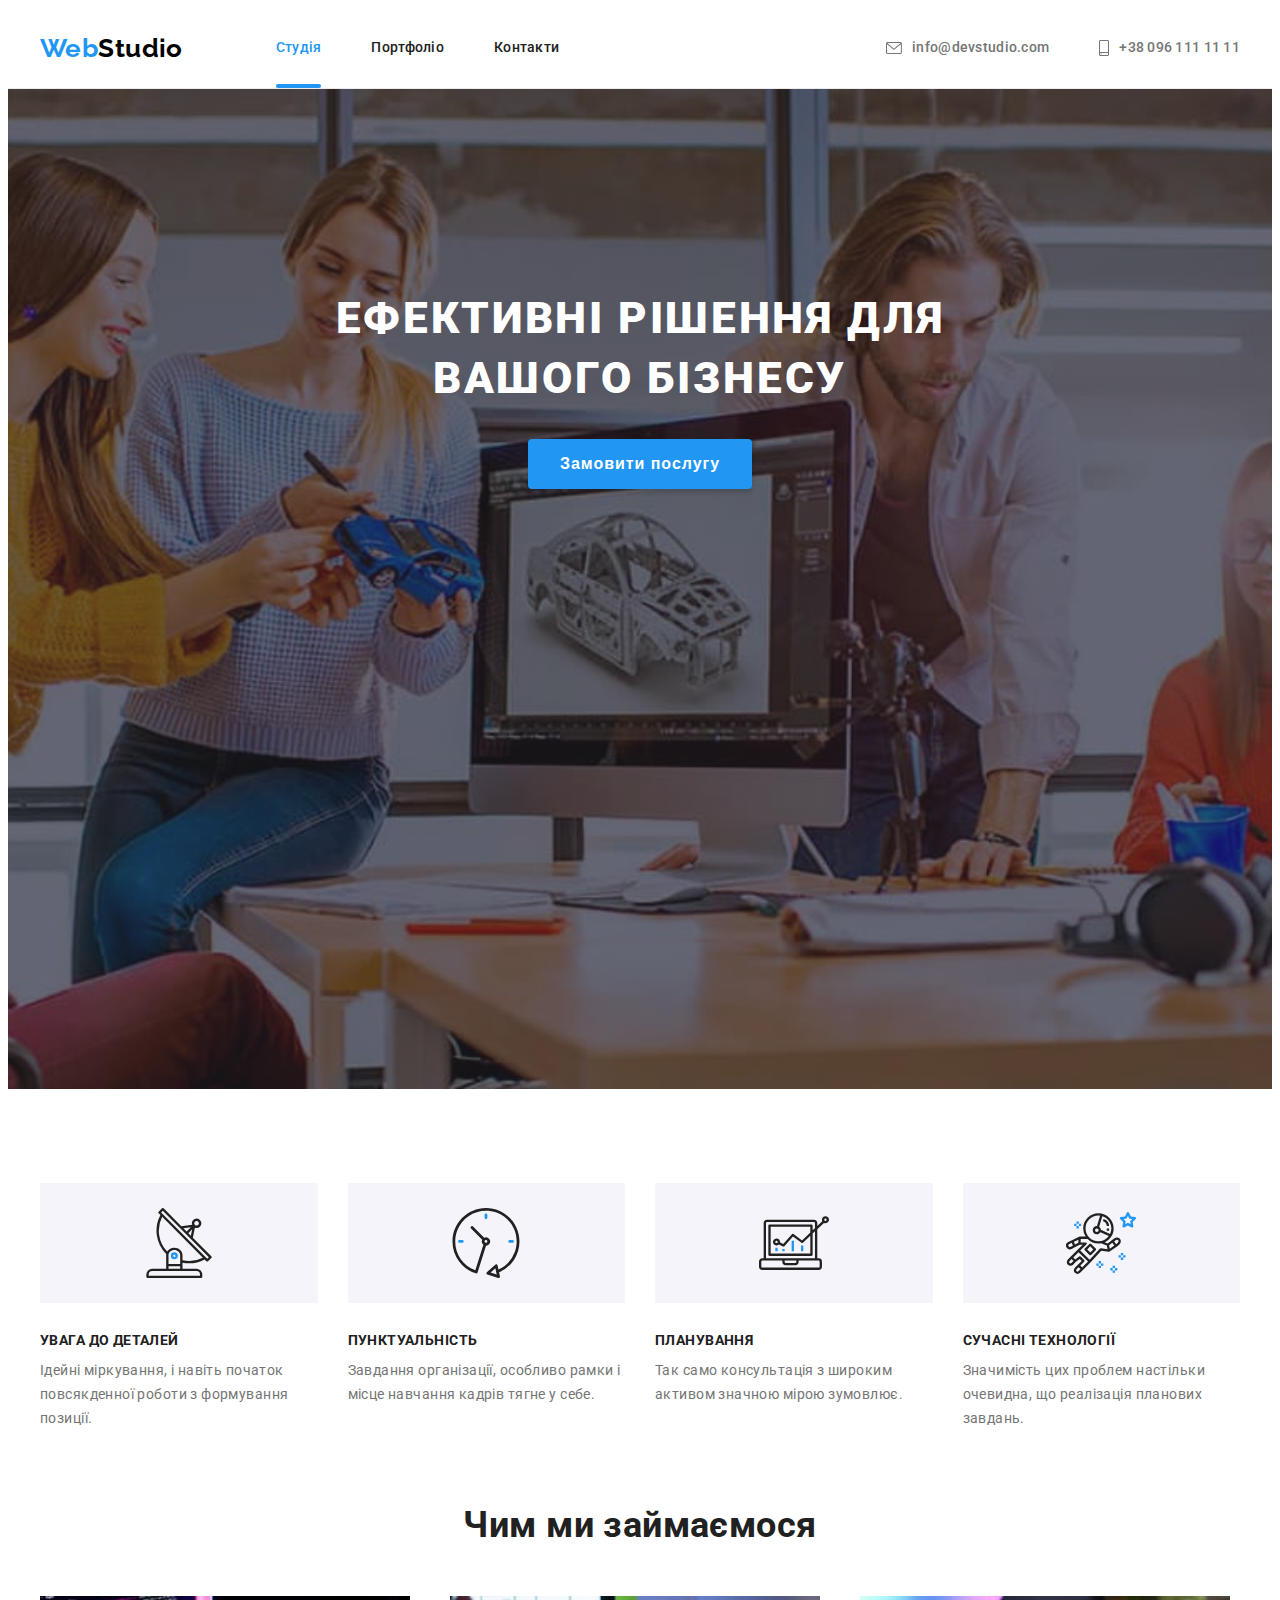
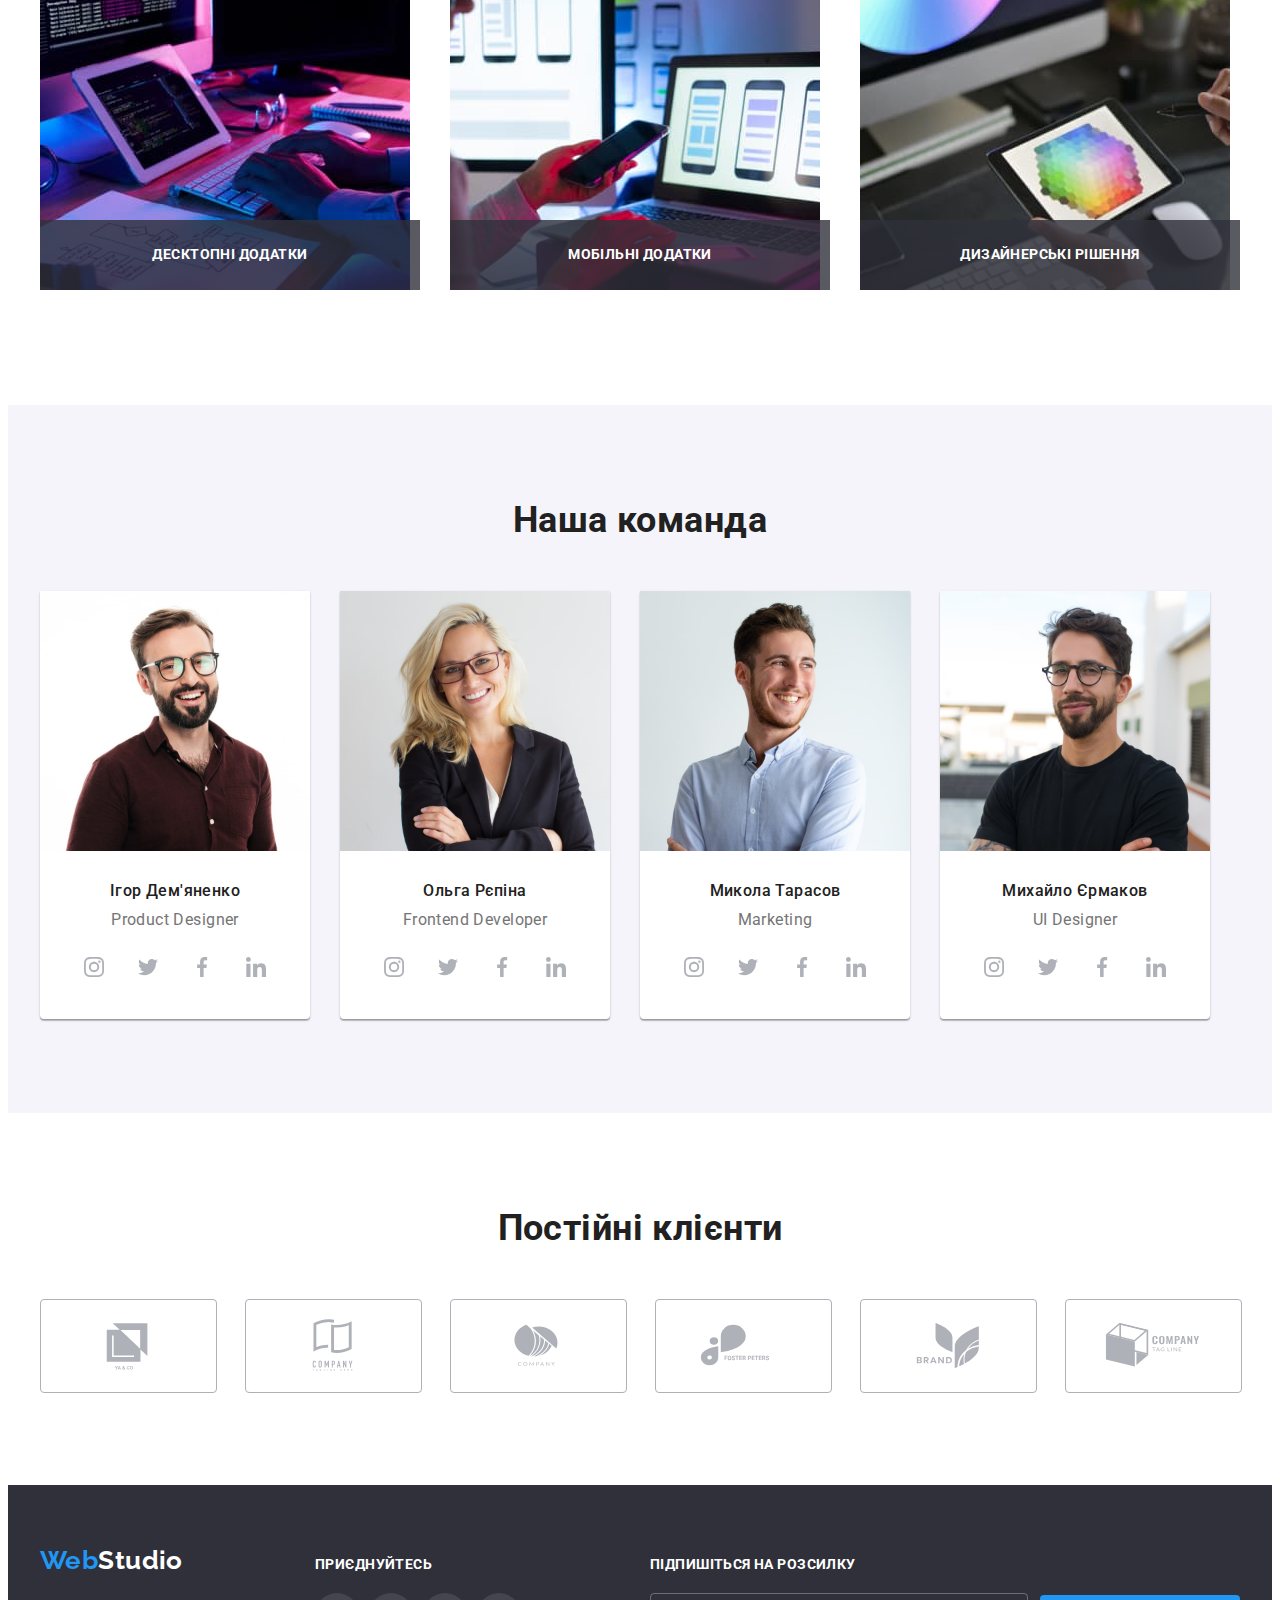
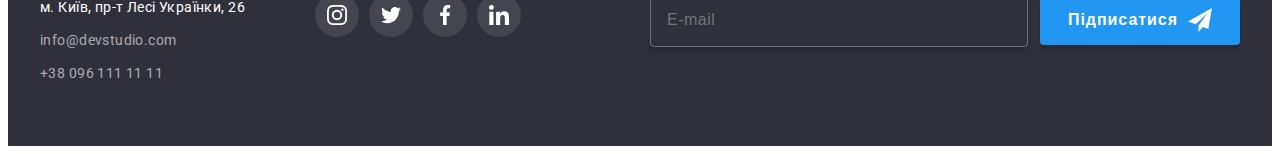
<file: index.html>
<!DOCTYPE html>
<html lang="uk">
   <head>
      <meta charset="UTF-8" />
      <meta http-equiv="X-UA-Compatible" content="IE=edge" />
      <meta name="viewport" content="width=device-width, initial-scale=1.0" />
      <title>WebStudio</title>
      <link rel="preconnect" href="https://fonts.googleapis.com" />
      <link rel="preconnect" href="https://fonts.gstatic.com" crossorigin />
      <link
         href="https://fonts.googleapis.com/css2?family=Raleway:wght@700&family=Roboto:wght@400;500;700;900&display=swap"
         rel="stylesheet"
      />
      <link
         rel="stylesheet"
         href="https://cdnjs.cloudflare.com/ajax/libs/modern-normalize/1.1.0/modern-normalize.min.css"
         integrity="sha512-wpPYUAdjBVSE4KJnH1VR1HeZfpl1ub8YT/NKx4PuQ5NmX2tKuGu6U/JRp5y+Y8XG2tV+wKQpNHVUX03MfMFn9Q=="
         crossorigin="anonymous"
         referrerpolicy="no-referrer"
      />
      <link rel="stylesheet" href="./css/styles.css" />
   </head>
   <body>
      <!-- header -->
      <header class="page-header">
         <div class="container">
            <nav class="nav">
               <a href="./index.html" class="logo link">
                  <span>Web</span>Studio
               </a>
               <ul class="nav-list list">
                  <li class="nav-item">
                     <a href="./index.html" class="nav-link link current"
                        >Студія</a
                     >
                  </li>
                  <li class="nav-item">
                     <a href="./portfolio.html" class="nav-link link"
                        >Портфоліо</a
                     >
                  </li>
                  <li class="nav-item">
                     <a href="#" class="nav-link link">Контакти</a>
                  </li>
               </ul>
            </nav>
            <ul class="header-contacts-list list">
               <li class="header-contacts-item">
                  <a
                     href="mailto:info@devstudio.com"
                     class="header-contacts-link link"
                  >
                     <svg width="16px" height="12px" class="contacts-icon">
                        <use href="./images/icons.svg#icon-envelope"></use>
                     </svg>
                     info@devstudio.com</a
                  >
               </li>
               <li class="header-contacts-item">
                  <a href="tel:+380961111111" class="header-contacts-link link"
                     ><svg width="10px" height="16px" class="contacts-icon">
                        <use
                           href="./images/icons.svg#icon-smartphone"
                        ></use></svg
                     >+38 096 111 11 11</a
                  >
               </li>
            </ul>
         </div>
      </header>

      <main>
         <!-- hero -->
         <section class="section hero">
            <h1 class="hero-title">Ефективні рішення для вашого бізнесу</h1>
            <button type="button" class="hero-button btn" data-modal-open>
               Замовити послугу
            </button>
         </section>

         <!-- features -->
         <section class="section features">
            <h2 class="visually-hidden">Наші переваги</h2>
            <div class="container">
               <ul class="feature-list list">
                  <li class="feature-item">
                     <div class="feature-box">
                        <svg class="feature-icon">
                           <use href="./images/icons.svg#icon-antenna"></use>
                        </svg>
                     </div>
                     <h3 class="feature-title title">Увага до деталей</h3>
                     <p class="text">
                        Ідейні міркування, і навіть початок повсякденної роботи
                        з формування позиції.
                     </p>
                  </li>
                  <li class="feature-item">
                     <div class="feature-box">
                        <svg class="feature-icon">
                           <use href="./images/icons.svg#icon-clock"></use>
                        </svg>
                     </div>
                     <h3 class="feature-title title">Пунктуальність</h3>
                     <p class="text">
                        Завдання організації, особливо рамки і місце навчання
                        кадрів тягне у себе.
                     </p>
                  </li>
                  <li class="feature-item">
                     <div class="feature-box">
                        <svg class="feature-icon">
                           <use href="./images/icons.svg#icon-diagram"></use>
                        </svg>
                     </div>
                     <h3 class="feature-title title">Планування</h3>
                     <p class="text">
                        Так само консультація з широким активом значною мірою
                        зумовлює.
                     </p>
                  </li>
                  <li class="feature-item">
                     <div class="feature-box">
                        <svg class="feature-icon">
                           <use href="./images/icons.svg#icon-astronaut"></use>
                        </svg>
                     </div>
                     <h3 class="feature-title title">Сучасні технології</h3>
                     <p class="text">
                        Значимість цих проблем настільки очевидна, що реалізація
                        планових завдань.
                     </p>
                  </li>
               </ul>
            </div>
         </section>

         <!-- occupation -->
         <section class="section occupation">
            <div class="container">
               <h2 class="section-title title">Чим ми займаємося</h2>
               <ul class="occupation-list list">
                  <li class="occupation-item">
                     <div class="occupation-thumb">
                        <img
                           src="./images/studio/occupation/ocupation-1.jpg"
                           alt="Людина набирає текст з клавіатури"
                           width="370"
                           height="294"
                        />
                        <div class="occupation-label">
                           <h3 class="occupation-title">Десктопні додатки</h3>
                        </div>
                     </div>
                  </li>
                  <li class="occupation-item">
                     <div class="occupation-thumb">
                        <img
                           src="./images/studio/occupation/ocupation-2.jpg"
                           alt="Людина працює з телефоном і ноутбуком"
                           width="370"
                           height="294"
                        />
                        <div class="occupation-label">
                           <h3 class="occupation-title">Мобільні додатки</h3>
                        </div>
                     </div>
                  </li>
                  <li class="occupation-item">
                     <div class="occupation-thumb">
                        <img
                           src="./images/studio/occupation/ocupation-3.jpg"
                           alt="Палітра кольорів, відкрита на планшеті"
                           width="370"
                           height="294"
                        />
                        <div class="occupation-label">
                           <h3 class="occupation-title">
                              Дизайнерські рішення
                           </h3>
                        </div>
                     </div>
                  </li>
               </ul>
            </div>
         </section>

         <!-- team -->
         <section class="section team">
            <div class="container">
               <h2 class="section-title title">Наша команда</h2>
               <ul class="team-list list">
                  <li class="team-card">
                     <img
                        src="./images/studio/team/teammate-1.jpg"
                        alt="Усміхнений хлопець в окулярах"
                        width="270"
                     />
                     <div class="team-card-text">
                        <h3 class="team-card-title title">Ігор Дем'яненко</h3>
                        <p lang="en">Product Designer</p>
                        <ul class="team-social-list list">
                           <li class="team-social-item">
                              <a
                                 href="#"
                                 rel="noopener nofollow noreferrer"
                                 class="team-social-link link"
                                 ><svg class="team-social-icon">
                                    <use
                                       href="./images/icons.svg#icon-instagram"
                                    ></use></svg
                              ></a>
                           </li>
                           <li class="team-social-item">
                              <a
                                 href="#"
                                 rel="noopener nofollow noreferrer"
                                 class="team-social-link link"
                                 ><svg class="team-social-icon">
                                    <use
                                       href="./images/icons.svg#icon-twitter"
                                    ></use></svg
                              ></a>
                           </li>
                           <li class="team-social-item">
                              <a
                                 href="#"
                                 rel="noopener nofollow noreferrer"
                                 class="team-social-link link"
                                 ><svg class="team-social-icon">
                                    <use
                                       href="./images/icons.svg#icon-facebook"
                                    ></use></svg
                              ></a>
                           </li>
                           <li class="team-social-item">
                              <a
                                 href="#"
                                 rel="noopener nofollow noreferrer"
                                 class="team-social-link link"
                                 ><svg class="team-social-icon">
                                    <use
                                       href="./images/icons.svg#icon-linkedin"
                                    ></use></svg
                              ></a>
                           </li>
                        </ul>
                     </div>
                  </li>
                  <li class="team-card">
                     <img
                        src="./images/studio/team/teammate-2.jpg"
                        alt="Усміхнена блондинка в окулярах"
                        width="270"
                     />
                     <div class="team-card-text">
                        <h3 class="team-card-title title">Ольга Рєпіна</h3>
                        <p lang="en">Frontend Developer</p>
                        <ul class="team-social-list list">
                           <li class="team-social-item">
                              <a
                                 href="#"
                                 rel="noopener nofollow noreferrer"
                                 class="team-social-link link"
                                 ><svg class="team-social-icon">
                                    <use
                                       href="./images/icons.svg#icon-instagram"
                                    ></use></svg
                              ></a>
                           </li>
                           <li class="team-social-item">
                              <a
                                 href="#"
                                 rel="noopener nofollow noreferrer"
                                 class="team-social-link link"
                                 ><svg class="team-social-icon">
                                    <use
                                       href="./images/icons.svg#icon-twitter"
                                    ></use></svg
                              ></a>
                           </li>
                           <li class="team-social-item">
                              <a
                                 href="#"
                                 rel="noopener nofollow noreferrer"
                                 class="team-social-link link"
                                 ><svg class="team-social-icon">
                                    <use
                                       href="./images/icons.svg#icon-facebook"
                                    ></use></svg
                              ></a>
                           </li>
                           <li class="team-social-item">
                              <a
                                 href="#"
                                 rel="noopener nofollow noreferrer"
                                 class="team-social-link link"
                                 ><svg class="team-social-icon">
                                    <use
                                       href="./images/icons.svg#icon-linkedin"
                                    ></use></svg
                              ></a>
                           </li>
                        </ul>
                     </div>
                  </li>
                  <li class="team-card">
                     <img
                        src="./images/studio/team/teammate-3.jpg"
                        alt="Усміхнений хлопець дивиться в бік"
                        width="270"
                     />
                     <div class="team-card-text">
                        <h3 class="team-card-title title">Микола Тарасов</h3>
                        <p lang="en">Marketing</p>
                        <ul class="team-social-list list">
                           <li class="team-social-item">
                              <a
                                 href="#"
                                 rel="noopener nofollow noreferrer"
                                 class="team-social-link link"
                                 ><svg class="team-social-icon">
                                    <use
                                       href="./images/icons.svg#icon-instagram"
                                    ></use></svg
                              ></a>
                           </li>
                           <li class="team-social-item">
                              <a
                                 href="#"
                                 rel="noopener nofollow noreferrer"
                                 class="team-social-link link"
                                 ><svg class="team-social-icon">
                                    <use
                                       href="./images/icons.svg#icon-twitter"
                                    ></use></svg
                              ></a>
                           </li>
                           <li class="team-social-item">
                              <a
                                 href="#"
                                 rel="noopener nofollow noreferrer"
                                 class="team-social-link link"
                                 ><svg class="team-social-icon">
                                    <use
                                       href="./images/icons.svg#icon-facebook"
                                    ></use></svg
                              ></a>
                           </li>
                           <li class="team-social-item">
                              <a
                                 href="#"
                                 rel="noopener nofollow noreferrer"
                                 class="team-social-link link"
                                 ><svg class="team-social-icon">
                                    <use
                                       href="./images/icons.svg#icon-linkedin"
                                    ></use></svg
                              ></a>
                           </li>
                        </ul>
                     </div>
                  </li>
                  <li class="team-card">
                     <img
                        src="./images/studio/team/teammate-4.jpg"
                        alt="Хлопець в окулярах з хитрою усмішкою"
                        width="270"
                     />
                     <div class="team-card-text">
                        <h3 class="team-card-title title">Михайло Єрмаков</h3>
                        <p lang="en">UI Designer</p>
                        <ul class="team-social-list list">
                           <li class="team-social-item">
                              <a
                                 href="#"
                                 rel="noopener nofollow noreferrer"
                                 class="team-social-link link"
                                 ><svg class="team-social-icon">
                                    <use
                                       href="./images/icons.svg#icon-instagram"
                                    ></use></svg
                              ></a>
                           </li>
                           <li class="team-social-item">
                              <a
                                 href="#"
                                 rel="noopener nofollow noreferrer"
                                 class="team-social-link link"
                                 ><svg class="team-social-icon">
                                    <use
                                       href="./images/icons.svg#icon-twitter"
                                    ></use></svg
                              ></a>
                           </li>
                           <li class="team-social-item">
                              <a
                                 href="#"
                                 rel="noopener nofollow noreferrer"
                                 class="team-social-link link"
                                 ><svg class="team-social-icon">
                                    <use
                                       href="./images/icons.svg#icon-facebook"
                                    ></use></svg
                              ></a>
                           </li>
                           <li class="team-social-item">
                              <a
                                 href="#"
                                 rel="noopener nofollow noreferrer"
                                 class="team-social-link link"
                                 ><svg class="team-social-icon">
                                    <use
                                       href="./images/icons.svg#icon-linkedin"
                                    ></use></svg
                              ></a>
                           </li>
                        </ul>
                     </div>
                  </li>
               </ul>
            </div>
         </section>

         <!-- clients -->
         <section class="section clients">
            <div class="container">
               <h2 class="section-title title">Постійні клієнти</h2>
               <ul class="clients-list list">
                  <li class="clients-item">
                     <a
                        href="#"
                        rel="noopener nofollow noreferrer"
                        class="clients-link link"
                     >
                        <svg class="clients-icon">
                           <use href="./images/icons.svg#icon-logo-first"></use>
                        </svg>
                     </a>
                  </li>
                  <li class="clients-item">
                     <a
                        href="#"
                        rel="noopener nofollow noreferrer"
                        class="clients-link link"
                     >
                        <svg class="clients-icon">
                           <use
                              href="./images/icons.svg#icon-logo-second"
                           ></use>
                        </svg>
                     </a>
                  </li>
                  <li class="clients-item">
                     <a
                        href="#"
                        rel="noopener nofollow noreferrer"
                        class="clients-link link"
                     >
                        <svg class="clients-icon">
                           <use href="./images/icons.svg#icon-logo-third"></use>
                        </svg>
                     </a>
                  </li>
                  <li class="clients-item">
                     <a
                        href="#"
                        rel="noopener nofollow noreferrer"
                        class="clients-link link"
                     >
                        <svg class="clients-icon">
                           <use href="./images/icons.svg#icon-logo-forth"></use>
                        </svg>
                     </a>
                  </li>
                  <li class="clients-item">
                     <a
                        href="#"
                        rel="noopener nofollow noreferrer"
                        class="clients-link link"
                     >
                        <svg class="clients-icon">
                           <use href="./images/icons.svg#icon-logo-fifth"></use>
                        </svg>
                     </a>
                  </li>
                  <li class="clients-item">
                     <a
                        href="#"
                        rel="noopener nofollow noreferrer"
                        class="clients-link link"
                     >
                        <svg class="clients-icon">
                           <use href="./images/icons.svg#icon-logo-sixth"></use>
                        </svg>
                     </a>
                  </li>
               </ul>
            </div>
         </section>
      </main>

      <footer class="footer">
         <div class="container-wrap container">
            <div class="footer-contacts">
               <a href="./index.html" class="logo link"
                  ><span>Web</span>Studio
               </a>
               <address>
                  <ul class="footer-contacts-list list">
                     <li>
                        <a
                           href="https://goo.gl/maps/rV1uZb9G3z83WBQQ9"
                           target="_blank"
                           rel="noopener noreferrer nofollow"
                           class="footer-address link"
                           >м. Київ, пр-т Лесі Українки, 26</a
                        >
                     </li>
                     <li class="footer-contacts-item">
                        <a
                           href="mailto:info@devstudio.com"
                           class="footer-mail link"
                           >info@devstudio.com</a
                        >
                     </li>
                     <li>
                        <a href="tel:+380961111111" class="footer-tel link"
                           >+38 096 111 11 11</a
                        >
                     </li>
                  </ul>
               </address>
            </div>
            <div class="footer-social-wrap">
               <p class="footer-motivation">Приєднуйтесь</p>
               <p></p>
               <div class="footer-social">
                  <ul class="footer-social-list list">
                     <li class="footer-social-item">
                        <a
                           href="#"
                           rel="noopener nofollow noreferrer"
                           class="footer-social-link link"
                           ><svg class="footer-social-icon">
                              <use
                                 href="./images/icons.svg#icon-instagram"
                              ></use></svg
                        ></a>
                     </li>
                     <li class="footer-social-item">
                        <a
                           href="#"
                           rel="noopener nofollow noreferrer"
                           class="footer-social-link link"
                           ><svg class="footer-social-icon">
                              <use
                                 href="./images/icons.svg#icon-twitter"
                              ></use></svg
                        ></a>
                     </li>
                     <li class="footer-social-item">
                        <a
                           href="#"
                           rel="noopener nofollow noreferrer"
                           class="footer-social-link link"
                           ><svg class="footer-social-icon">
                              <use
                                 href="./images/icons.svg#icon-facebook"
                              ></use></svg
                        ></a>
                     </li>
                     <li class="footer-social-item">
                        <a
                           href="#"
                           rel="noopener nofollow noreferrer"
                           class="footer-social-link link"
                           ><svg class="footer-social-icon">
                              <use
                                 href="./images/icons.svg#icon-linkedin"
                              ></use></svg
                        ></a>
                     </li>
                  </ul>
               </div>
            </div>
            <div class="footer-subscription">
               <p class="footer-motivation">Підпишіться на розсилку</p>
               <form class="footer-subscription-form">
                  <input
                     type="email"
                     placeholder="E-mail"
                     class="footer-input"
                  />
                  <button type="submit" class="subscription-button btn">
                     Підписатися
                     <svg width="24" height="24">
                        <use href="./images/icons.svg#icon-send"></use>
                     </svg>
                  </button>
               </form>
            </div>
         </div>
      </footer>

      <!-- modal -->
      <div class="backdrop is-hidden" data-modal>
         <div class="modal">
            <button type="button" class="modal-btn" data-modal-close>
               <svg class="modal-close-icon" width="18" height="18">
                  <use href="./images/icons.svg#icon-close"></use>
               </svg>
            </button>

            <p class="modal-title">Залиште свої дані, ми вам передзвонимо</p>

            <form class="modal-form">
               <div class="modal-field">
                  <label for="name" class="input-label"> Ім'я </label>
                  <div class="modal-input-wrap">
                     <input
                        class="modal-input"
                        type="text"
                        name="user-name"
                        id="name"
                        required
                     />
                     <svg class="modal-input-icon">
                        <use href="./images/icons.svg#icon-person"></use>
                     </svg>
                  </div>
               </div>

               <div class="modal-field">
                  <label for="tel" class="input-label"> Телефон </label>
                  <div class="modal-input-wrap">
                     <input
                        class="modal-input"
                        type="tel"
                        name="user-tel"
                        id="tel"
                        required
                     />
                     <svg class="modal-input-icon">
                        <use href="./images/icons.svg#icon-phone"></use>
                     </svg>
                  </div>
               </div>

               <div class="modal-field">
                  <label for="email" class="input-label"> Пошта </label>
                  <div class="modal-input-wrap">
                     <input
                        class="modal-input"
                        type="email"
                        name="user-email"
                        id="email"
                     />
                     <svg class="modal-input-icon">
                        <use href="./images/icons.svg#icon-email"></use>
                     </svg>
                  </div>
               </div>

               <div class="modal-field-textarea">
                  <label for="comment" class="input-label"> Коментар </label>
                  <textarea
                     name="user-comment"
                     id="comment"
                     placeholder="Введіть текст"
                     class="modal-textarea"
                  ></textarea>
               </div>

               <div class="modal-agreement">
                  <input
                     type="checkbox"
                     id="agreement"
                     name="user-agreement"
                     value="agree"
                     class="input-check visually-hidden"
                  />
                  <label class="check-text" for="agreement">
                     <span>
                        <svg class="check-icon" width="16" height="15">
                           <use href="./images/icons.svg#icon-check"></use>
                        </svg>
                     </span>
                     Погоджуюся з розсилкою та приймаю
                     <a href="#" class="check-link link">Умови договору</a>
                  </label>
               </div>

               <button type="submit" class="modal-form-button btn">
                  Відправити
               </button>
            </form>
         </div>
      </div>
      <script src="./js/modal.js"></script>
   </body>
</html>
</file>
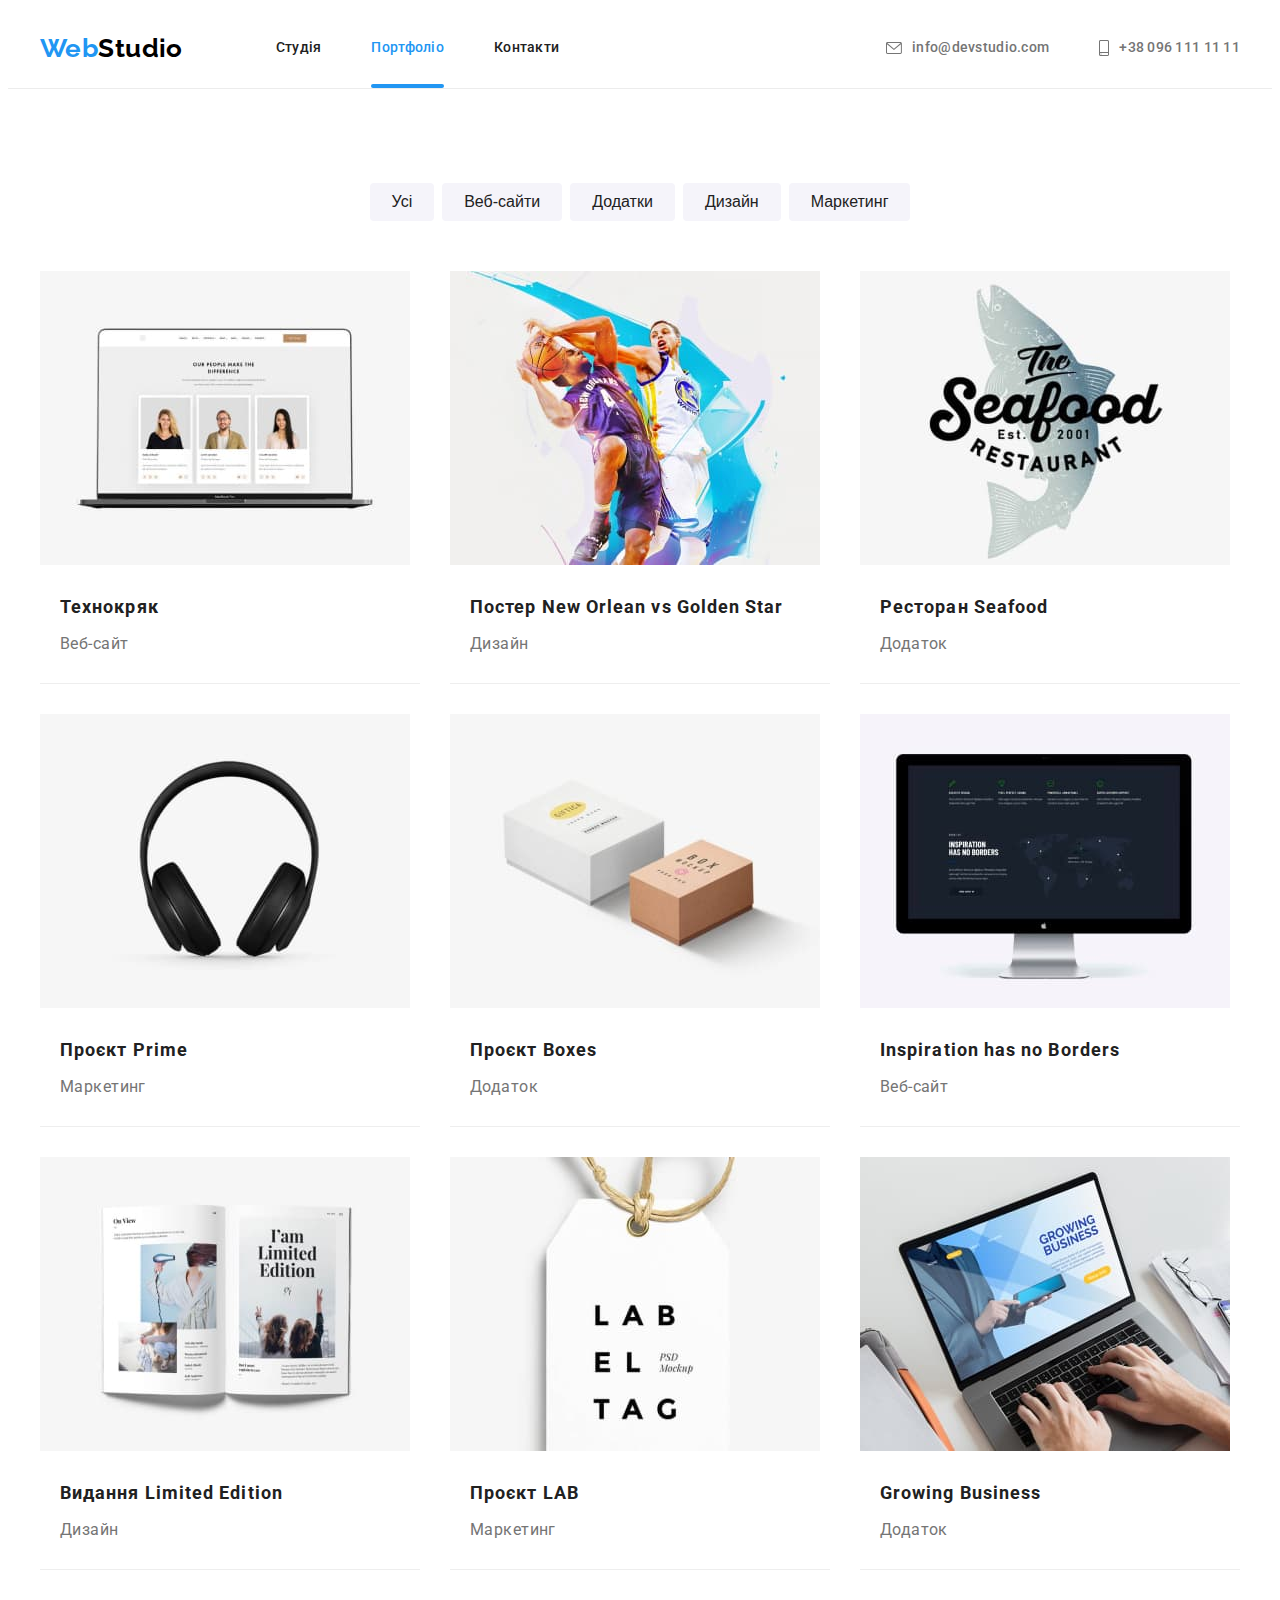
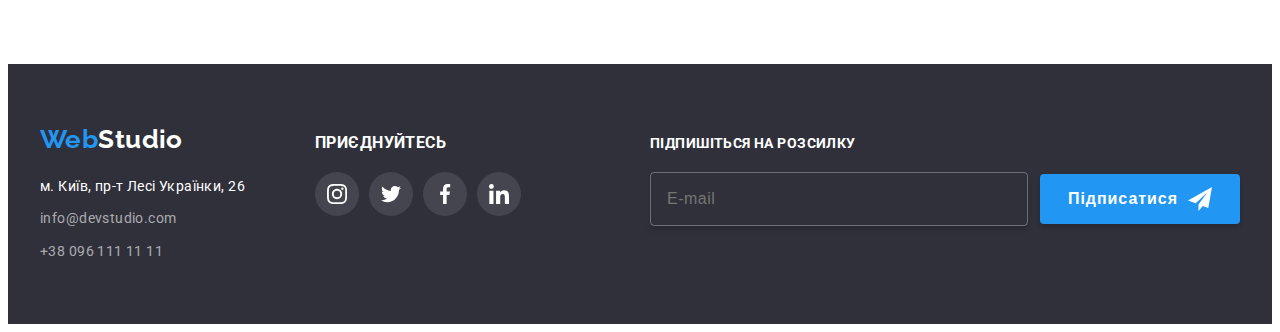
<file: portfolio.html>
<!DOCTYPE html>
<html lang="uk">
   <head>
      <meta charset="UTF-8" />
      <meta http-equiv="X-UA-Compatible" content="IE=edge" />
      <meta name="viewport" content="width=device-width, initial-scale=1.0" />
      <title>WebStudio</title>
      <link rel="preconnect" href="https://fonts.googleapis.com" />
      <link rel="preconnect" href="https://fonts.gstatic.com" crossorigin />
      <link
         href="https://fonts.googleapis.com/css2?family=Raleway:wght@700&family=Roboto:wght@400;500;700;900&display=swap"
         rel="stylesheet"
      />
      <link
         rel="stylesheet"
         href="https://cdnjs.cloudflare.com/ajax/libs/modern-normalize/1.1.0/modern-normalize.min.css"
         integrity="sha512-wpPYUAdjBVSE4KJnH1VR1HeZfpl1ub8YT/NKx4PuQ5NmX2tKuGu6U/JRp5y+Y8XG2tV+wKQpNHVUX03MfMFn9Q=="
         crossorigin="anonymous"
         referrerpolicy="no-referrer"
      />
      <link rel="stylesheet" href="./css/styles.css" />
   </head>
   <body>
      <header class="page-header">
         <div class="container">
            <nav class="nav">
               <a href="./index.html" class="logo link">
                  <span>Web</span>Studio
               </a>
               <ul class="nav-list list">
                  <li class="nav-item">
                     <a href="./index.html" class="nav-link link">Студія</a>
                  </li>
                  <li class="nav-item">
                     <a href="./portfolio.html" class="nav-link link current"
                        >Портфоліо</a
                     >
                  </li>
                  <li class="nav-item">
                     <a href="#" class="nav-link link">Контакти</a>
                  </li>
               </ul>
            </nav>
            <ul class="header-contacts-list list">
               <li class="header-contacts-item">
                  <a
                     href="mailto:info@devstudio.com"
                     class="header-contacts-link link"
                  >
                     <svg width="16px" height="12px" class="contacts-icon">
                        <use href="./images/icons.svg#icon-envelope"></use>
                     </svg>
                     info@devstudio.com</a
                  >
               </li>
               <li class="header-contacts-item">
                  <a href="tel:+380961111111" class="header-contacts-link link"
                     ><svg width="10px" height="16px" class="contacts-icon">
                        <use
                           href="./images/icons.svg#icon-smartphone"
                        ></use></svg
                     >+38 096 111 11 11</a
                  >
               </li>
            </ul>
         </div>
      </header>

      <main>
         <section class="section portfolio">
            <div class="container">
               <h1 class="visually-hidden">Приклади робіт</h1>
               <!--filters-->
               <ul class="filter-list list">
                  <li><button type="button" class="button">Усі</button></li>
                  <li>
                     <button type="button" class="button">Веб-сайти</button>
                  </li>
                  <li><button type="button" class="button">Додатки</button></li>
                  <li><button type="button" class="button">Дизайн</button></li>
                  <li>
                     <button type="button" class="button">Маркетинг</button>
                  </li>
               </ul>
               <ul class="example-list list">
                  <li class="example-item">
                     <a href="#" class="example-link link">
                        <div class="example-overlay-thumb">
                           <img
                              src="./images/portfolio/portfolio-1.jpg"
                              alt="Ноутбук з відкритим веб-сайтом."
                              width="370"
                           />
                           <div class="example-hover-overlay">
                              <p class="overlay-text">
                                 Ресурс пропонує комплексні пропозиції з різним
                                 рівнем функціоналу та сервісів. Все це
                                 дозволить відвідувачу отримати вичерпні
                                 відомості про компанію чи приватну особу.
                              </p>
                           </div>
                        </div>
                        <div class="example-item-text">
                           <h2 class="example-list-title title">Технокряк</h2>
                           <p>Веб-сайт</p>
                        </div>
                     </a>
                  </li>
                  <li class="example-item">
                     <a href="#" class="example-link link">
                        <div class="example-overlay-thumb">
                           <img
                              src="./images/portfolio/portfolio-2.jpg"
                              alt="Два спортсмена грають в баскетбол."
                              width="370"
                           />
                           <div class="example-hover-overlay">
                              <p class="overlay-text">
                                 Ресурс пропонує комплексні пропозиції з різним
                                 рівнем функціоналу та сервісів. Все це
                                 дозволить відвідувачу отримати вичерпні
                                 відомості про компанію чи приватну особу.
                              </p>
                           </div>
                        </div>
                        <div class="example-item-text">
                           <h2 class="example-list-title title">
                              Постер
                              <span lang="en">New Orlean vs Golden Star</span>
                           </h2>
                           <p>Дизайн</p>
                        </div>
                     </a>
                  </li>
                  <li class="example-item">
                     <a href="" class="example-link link">
                        <div class="example-overlay-thumb">
                           <img
                              src="./images/portfolio/portfolio-3.jpg"
                              alt="Логотип ресторану."
                              width="370"
                           />
                           <div class="example-hover-overlay">
                              <p class="overlay-text">
                                 Ресурс пропонує комплексні пропозиції з різним
                                 рівнем функціоналу та сервісів. Все це
                                 дозволить відвідувачу отримати вичерпні
                                 відомості про компанію чи приватну особу.
                              </p>
                           </div>
                        </div>
                        <div class="example-item-text">
                           <h2 class="example-list-title title">
                              Ресторан <span lang="en">Seafood</span>
                           </h2>
                           <p>Додаток</p>
                        </div>
                     </a>
                  </li>
                  <li class="example-item">
                     <a href="#" class="example-link link">
                        <div class="example-overlay-thumb">
                           <img
                              src="./images/portfolio/portfolio-4.jpg"
                              alt="Бездротові чорні навушники"
                              width="370"
                           />
                           <div class="example-hover-overlay">
                              <p class="overlay-text">
                                 Ресурс пропонує комплексні пропозиції з різним
                                 рівнем функціоналу та сервісів. Все це
                                 дозволить відвідувачу отримати вичерпні
                                 відомості про компанію чи приватну особу.
                              </p>
                           </div>
                        </div>
                        <div class="example-item-text">
                           <h2 class="example-list-title title">
                              Проєкт <span lang="en">Prime</span>
                           </h2>
                           <p>Маркетинг</p>
                        </div>
                     </a>
                  </li>
                  <li class="example-item">
                     <a href="" class="example-link link">
                        <div class="example-overlay-thumb">
                           <img
                              src="./images/portfolio/portfolio-5.jpg"
                              alt="Біла та кремова коробки"
                              width="370"
                           />
                           <div class="example-hover-overlay">
                              <p class="overlay-text">
                                 Ресурс пропонує комплексні пропозиції з різним
                                 рівнем функціоналу та сервісів. Все це
                                 дозволить відвідувачу отримати вичерпні
                                 відомості про компанію чи приватну особу.
                              </p>
                           </div>
                        </div>
                        <div class="example-item-text">
                           <h2 class="example-list-title title">
                              Проєкт <span lang="en">Boxes</span>
                           </h2>
                           <p>Додаток</p>
                        </div>
                     </a>
                  </li>
                  <li class="example-item">
                     <a href="#" class="example-link link">
                        <div class="example-overlay-thumb">
                           <img
                              src="./images/portfolio/portfolio-6.jpg"
                              alt="Комп'ютер iMac з відкритим веб-сайтом."
                              width="370"
                           />
                           <div class="example-hover-overlay">
                              <p class="overlay-text">
                                 Ресурс пропонує комплексні пропозиції з різним
                                 рівнем функціоналу та сервісів. Все це
                                 дозволить відвідувачу отримати вичерпні
                                 відомості про компанію чи приватну особу.
                              </p>
                           </div>
                        </div>
                        <div class="example-item-text">
                           <h2 lang="en" class="example-list-title title">
                              Inspiration has no Borders
                           </h2>
                           <p>Веб-сайт</p>
                        </div>
                     </a>
                  </li>
                  <li class="example-item">
                     <a href="#" class="example-link link">
                        <div class="example-overlay-thumb">
                           <img
                              src="./images/portfolio/portfolio-7.jpg"
                              alt="Розворіт глянсового журналу."
                              width="370"
                           />
                           <div class="example-hover-overlay">
                              <p class="overlay-text">
                                 Ресурс пропонує комплексні пропозиції з різним
                                 рівнем функціоналу та сервісів. Все це
                                 дозволить відвідувачу отримати вичерпні
                                 відомості про компанію чи приватну особу.
                              </p>
                           </div>
                        </div>
                        <div class="example-item-text">
                           <h2 class="example-list-title title">
                              Видання <span lang="en">Limited Edition</span>
                           </h2>
                           <p>Дизайн</p>
                        </div>
                     </a>
                  </li>
                  <li class="example-item">
                     <a href="#" class="example-link link">
                        <div class="example-overlay-thumb">
                           <img
                              src="./images/portfolio/portfolio-8.jpg"
                              alt="Бейдж з логотипом компанії."
                              width="370"
                           />
                           <div class="example-hover-overlay">
                              <p class="overlay-text">
                                 Ресурс пропонує комплексні пропозиції з різним
                                 рівнем функціоналу та сервісів. Все це
                                 дозволить відвідувачу отримати вичерпні
                                 відомості про компанію чи приватну особу.
                              </p>
                           </div>
                        </div>
                        <div class="example-item-text">
                           <h2 class="example-list-title title">
                              Проєкт <span lang="en">LAB</span>
                           </h2>
                           <p>Маркетинг</p>
                        </div>
                     </a>
                  </li>
                  <li class="example-item">
                     <a href="#" class="example-link link">
                        <div class="example-overlay-thumb">
                           <img
                              src="./images/portfolio/portfolio-9.jpg"
                              alt="Людина працює за ноутбуком."
                              width="370"
                           />
                           <div class="example-hover-overlay">
                              <p class="overlay-text">
                                 Ресурс пропонує комплексні пропозиції з різним
                                 рівнем функціоналу та сервісів. Все це
                                 дозволить відвідувачу отримати вичерпні
                                 відомості про компанію чи приватну особу.
                              </p>
                           </div>
                        </div>
                        <div class="example-item-text">
                           <h2 lang="en" class="example-list-title title">
                              Growing Business
                           </h2>
                           <p>Додаток</p>
                        </div>
                     </a>
                  </li>
               </ul>
            </div>
         </section>
      </main>

      <footer class="footer">
         <div class="container-wrap container">
            <div class="footer-contacts">
               <a href="./index.html" class="logo link"
                  ><span>Web</span>Studio
               </a>
               <address>
                  <ul class="footer-contacts-list list">
                     <li>
                        <a
                           href="https://goo.gl/maps/rV1uZb9G3z83WBQQ9"
                           target="_blank"
                           rel="noopener noreferrer nofollow"
                           class="footer-address link"
                           >м. Київ, пр-т Лесі Українки, 26</a
                        >
                     </li>
                     <li class="footer-contacts-item">
                        <a
                           href="mailto:info@devstudio.com"
                           class="footer-mail link"
                           >info@devstudio.com</a
                        >
                     </li>
                     <li>
                        <a href="tel:+380961111111" class="footer-tel link"
                           >+38 096 111 11 11</a
                        >
                     </li>
                  </ul>
               </address>
            </div>
            <div class="footer-social-wrap">
               <h3>Приєднуйтесь</h3>
               <div class="footer-social">
                  <ul class="footer-social-list list">
                     <li class="footer-social-item">
                        <a
                           href="#"
                           rel="noopener nofollow noreferrer"
                           class="footer-social-link link"
                           ><svg class="footer-social-icon">
                              <use
                                 href="./images/icons.svg#icon-instagram"
                              ></use></svg
                        ></a>
                     </li>
                     <li class="footer-social-item">
                        <a
                           href="#"
                           rel="noopener nofollow noreferrer"
                           class="footer-social-link link"
                           ><svg class="footer-social-icon">
                              <use
                                 href="./images/icons.svg#icon-twitter"
                              ></use></svg
                        ></a>
                     </li>
                     <li class="footer-social-item">
                        <a
                           href="#"
                           rel="noopener nofollow noreferrer"
                           class="footer-social-link link"
                           ><svg class="footer-social-icon">
                              <use
                                 href="./images/icons.svg#icon-facebook"
                              ></use></svg
                        ></a>
                     </li>
                     <li class="footer-social-item">
                        <a
                           href="#"
                           rel="noopener nofollow noreferrer"
                           class="footer-social-link link"
                           ><svg class="footer-social-icon">
                              <use
                                 href="./images/icons.svg#icon-linkedin"
                              ></use></svg
                        ></a>
                     </li>
                  </ul>
               </div>
            </div>
            <div class="footer-subscription">
               <p class="footer-motivation">Підпишіться на розсилку</p>
               <form class="footer-subscription-form">
                  <input
                     type="email"
                     placeholder="E-mail"
                     class="footer-input"
                  />
                  <button type="submit" class="subscription-button btn">
                     Підписатися
                     <svg width="24" height="24">
                        <use href="./images/icons.svg#icon-send"></use>
                     </svg>
                  </button>
               </form>
            </div>
         </div>
      </footer>
   </body>
</html>
</file>
<file: css/styles.css>
:root {
   --primary-text-color: #757575;
   --title-text-color: #212121;
   --accent-color: #2196f3;
   --light-auxiliary-color: #ffffff;
   --dark-auxiliary-color: #000000;
   --light-background-color: #f5f4fa;
   --dark-background-color: #2f303a;
   --icons-color: #afb1b8;
}

body {
   color: var(--primary-text-color);
   background-color: var(--light-auxiliary-color);
   font-family: "Roboto", sans-serif;
   font-size: 14px;
   letter-spacing: 0.03em;
}

/* reset */
p,
h1,
h2,
h3,
h4,
h5,
h6 {
   margin: 0;
}
ul,
ol {
   margin: 0;
   padding-left: 0;
}
button {
   cursor: pointer;
}
address {
   font-style: normal;
}
img {
   display: block;
   max-width: 100%;
   height: auto;
}

/* utils */
.link {
   text-decoration: none;
}

.list {
   list-style-type: none;
}

.title {
   color: var(--title-text-color);
}

.section {
   padding-top: 94px;
   padding-bottom: 94px;
}

.container {
   margin-left: auto;
   margin-right: auto;
   padding-right: 15px;
   padding-left: 15px;
   width: 1200px;
}

.button {
   padding: 6px 22px;
   border-radius: 4px;
   border-width: 0;
}

/* visually-hidden-titles*/
.visually-hidden {
   position: absolute;
   width: 1px;
   height: 1px;
   margin: -1px;
   border: 0;
   padding: 0;

   white-space: nowrap;
   clip-path: inset(100%);
   clip: rect(0 0 0 0);
   overflow: hidden;
}

/* logo */
.logo {
   color: var(--dark-auxiliary-color);
   font-family: "Raleway";
   font-weight: 700;
   font-size: 26px;
   line-height: 1.19;
}

.logo span {
   color: var(--accent-color);
}

/* header */
.page-header {
   border-bottom: 1px solid #ececec;
}

.page-header > .container {
   display: flex;
   justify-content: space-between;
   align-items: center;
}
.nav {
   display: flex;
   gap: 93px;
   align-items: center;
}

.nav-list {
   display: flex;
   gap: 50px;
}

.nav-link,
.header-contacts-link {
   line-height: 1.14;
   letter-spacing: 0.02em;
   font-weight: 500;

   transition: color 250ms cubic-bezier(0.4, 0, 0.2, 1);
}

.nav-item {
   position: relative;
}

.nav-link {
   display: block;
   padding-top: 32px;
   padding-bottom: 32px;

   color: var(--title-text-color);

   transition: color 250ms cubic-bezier(0.4, 0, 0.2, 1);
}

.nav-link.current::after {
   content: "";
   position: absolute;
   left: 0;
   bottom: 0;

   width: 100%;
   height: 4px;

   background-color: var(--accent-color);
   border-radius: 2px;
}

.header-contacts-list {
   display: flex;
   gap: 50px;
}

.header-contacts-link {
   display: flex;
   gap: 10px;
   align-items: center;
   color: var(--primary-text-color);
}

.contacts-icon {
   fill: currentColor;
}

.nav-link:hover,
.nav-link:focus,
.nav-link:active,
.nav-link.current,
.header-contacts-link:hover,
.header-contacts-link:focus {
   color: var(--accent-color);
}

/* hero*/
.hero {
   padding-top: 200px;
   padding-bottom: 200px;
   max-width: 1600px;
   height: 600px;
   margin-left: auto;
   margin-right: auto;

   background-color: var(--dark-background-color);
   background-image: linear-gradient(
         rgba(47, 48, 58, 0.4),
         rgba(47, 48, 58, 0.4)
      ),
      url(../images/studio/hero/overlay.jpg);
   background-repeat: no-repeat;
   background-position: center;
   background-size: cover;
   text-align: center;
}

.hero-title {
   margin-bottom: 30px;
   margin-right: auto;
   margin-left: auto;
   max-width: 696px;

   color: var(--light-auxiliary-color);
   font-weight: 900;
   font-size: 44px;
   line-height: 1.36;
   letter-spacing: 0.06em;
   text-transform: uppercase;
}

.hero-button {
   padding: 10px 32px;
}

.btn {
   background: var(--accent-color);
   box-shadow: 0px 4px 4px rgba(0, 0, 0, 0.15);
   border-radius: 4px;
   border-width: 0;
   color: var(--light-auxiliary-color);
   font-weight: 700;
   font-size: 16px;
   line-height: 1.87;
   text-align: center;
   letter-spacing: 0.06em;
   transition: color 250ms cubic-bezier(0.4, 0, 0.2, 1);
}

.btn:hover,
.btn:focus,
.btn:active {
   background-color: #188ce8;
}

/* features */
.features {
   padding-bottom: 73px;
}

.feature-list {
   display: flex;
   gap: 30px;
}

.feature-item {
   width: calc((100% - 90px) / 4);
}

.feature-box {
   width: 100%;
   height: 120px;
   background-color: var(--light-background-color);
   display: flex;
   justify-content: center;
   align-items: center;
   margin-bottom: 30px;
}

.feature-icon {
   width: 70px;
   height: 70px;
}

.feature-title {
   margin-bottom: 10px;

   font-size: 14px;
   line-height: 1.14;
   text-transform: uppercase;
}

.feature-list .text {
   line-height: 1.71;
}

/* -------------occupation-------------- */
.occupation {
   padding-top: 0;
   padding-bottom: 115px;
}

.section-title {
   margin-bottom: 50px;

   font-size: 36px;
   line-height: 1.17;
   text-align: center;
}

.occupation-list {
   display: flex;
   gap: 30px;
}

.occupation-item {
   width: calc((100% - 60px) / 3);
}

.occupation-thumb {
   position: relative;
   width: 100%;
}

.occupation-label {
   width: 100%;
   height: 70px;
   position: absolute;
   bottom: 0;
   background-image: linear-gradient(
      rgba(47, 48, 58, 0.8),
      rgba(47, 48, 58, 0.8)
   );
   display: flex;
   justify-content: center;
   align-items: center;
}

.occupation-title {
   text-transform: uppercase;
   color: var(--light-auxiliary-color);
   font-size: 14px;
   line-height: 1.14;
}

/* -----------------team----------------- */
.team {
   background-color: var(--light-background-color);
}

.team-list {
   display: flex;
   gap: 30px;
}

.team-card {
   width: calc((100% -60px) / 4);
   background-color: var(--light-auxiliary-color);
   box-shadow: 0px 1px 3px rgba(0, 0, 0, 0.12), 0px 1px 1px rgba(0, 0, 0, 0.14),
      0px 2px 1px rgba(0, 0, 0, 0.2);
   border-radius: 0px 0px 4px 4px;
}

.team-card-text {
   padding-top: 30px;
   padding-bottom: 30px;
}

.team-card-title {
   margin-bottom: 10px;

   font-weight: 500;
   font-size: 16px;
   line-height: 1.19;
   text-align: center;
}

.team-card p {
   font-size: 16px;
   line-height: 1.19;
   text-align: center;
   margin-bottom: 16px;
}

.team-social-list {
   display: flex;
   gap: 10px;
   justify-content: center;
   align-items: center;
}

.team-social-link {
   display: flex;
   justify-content: center;
   align-items: center;

   width: 44px;
   height: 44px;

   color: var(--icons-color);
   border-radius: 50%;

   transition: background-color 250ms cubic-bezier(0.4, 0, 0.2, 1),
      color 250ms cubic-bezier(0.4, 0, 0.2, 1);
}

.team-social-icon {
   width: 20px;
   height: 20px;
   fill: currentColor;
}

.team-social-link:hover,
.team-social-link:focus {
   background-color: var(--accent-color);
   color: var(--light-auxiliary-color);
}

/* clients */

.clients-list {
   display: flex;
   gap: 30px;
}

.clients-item {
   width: calc((100% - 150px) / 6);
   height: 92px;
}

.clients-link {
   width: 100%;
   height: 100%;

   display: flex;
   justify-content: center;
   align-items: center;

   color: var(--icons-color);
   border: 1px solid var(--icons-color);
   border-radius: 4px;

   transition: border-color 250ms cubic-bezier(0.4, 0, 0.2, 1),
      color 250ms cubic-bezier(0.4, 0, 0.2, 1);
}

.clients-icon {
   width: 106px;
   height: 60px;
   fill: currentColor;
}

.clients-link:hover,
.clients-link:focus {
   color: var(--accent-color);
   border-color: var(--accent-color);
}

/* portfolio*/
/* filters */
.filter-list {
   margin-bottom: 50px;
   display: flex;
   justify-content: center;
   gap: 8px;
}

.filter-list .button {
   background-color: var(--light-background-color);
   color: var(--title-text-color);
   font-style: normal;
   font-weight: 500;
   font-size: 16px;
   line-height: 1.62;

   transition: background-color 250ms cubic-bezier(0.4, 0, 0.2, 1),
      color 250ms cubic-bezier(0.4, 0, 0.2, 1),
      box-shadow 250ms cubic-bezier(0.4, 0, 0.2, 1);
}

.filter-list .button:hover,
.filter-list .button:focus,
.filter-list .button:active {
   background-color: var(--accent-color);
   color: var(--light-auxiliary-color);
   box-shadow: 0px 3px 1px rgba(0, 0, 0, 0.1), 0px 1px 2px rgba(0, 0, 0, 0.08),
      0px 2px 2px rgba(0, 0, 0, 0.12);
}

/* examples */
.example-list {
   display: flex;
   flex-wrap: wrap;
   gap: 30px;
}

.example-item {
   width: calc((100% - 60px) / 3);
}

.example-item-text {
   padding: 24px 20px;
   border-bottom: 1px solid #eeeeee;
}

.example-overlay-thumb {
   position: relative;
   width: 100%;
   overflow: hidden;
}

.example-hover-overlay {
   position: absolute;
   top: 0;
   right: 0;
   transform: translateY(100%);

   width: 100%;
   height: 100%;
   background-color: rgba(33, 150, 243, 0.9);

   transition: transform 250ms cubic-bezier(0.4, 0, 0.2, 1);
}

.example-hover-overlay .overlay-text {
   padding: 63px 24px;
   font-size: 18px;
   line-height: calc(28 / 18);
   color: var(--light-auxiliary-color);
}

.example-list-title {
   margin-bottom: 4px;
   font-size: 18px;
   line-height: 2;
   letter-spacing: 0.06em;
}

.example-list p {
   color: var(--primary-text-color);
   font-size: 16px;
   line-height: 1.87;
}

.example-link {
   display: block;
   background-color: var(--light-auxiliary-color);

   transition: box-shadow 250ms cubic-bezier(0.4, 0, 0.2, 1);
}

.example-link:hover {
   box-shadow: 0px 1px 1px rgba(0, 0, 0, 0.12), 0px 4px 4px rgba(0, 0, 0, 0.06),
      1px 4px 6px rgba(0, 0, 0, 0.16);
}

.example-link:hover .example-hover-overlay {
   transform: translateY(0);
}
/* ----------------footer---------------- */
.footer {
   background-color: var(--dark-background-color);
   padding-top: 60px;
   padding-bottom: 60px;
}

.container-wrap {
   display: flex;
   gap: 70px;
}

.footer .logo {
   display: block;
   margin-bottom: 20px;
   color: var(--light-auxiliary-color);
}

.footer-contacts-list .link {
   display: block;

   font-style: normal;
   line-height: 1.71;

   transition: color 250ms cubic-bezier(0.4, 0, 0.2, 1);
}

.footer-address {
   color: var(--light-auxiliary-color);
}

.footer-mail,
.footer-tel {
   color: rgba(255, 255, 255, 0.6);
}

.footer-contacts-list .link:hover,
.footer-contacts-list .link:focus {
   color: var(--accent-color);
}

.footer-contacts-item {
   margin-top: 9px;
   margin-bottom: 9px;
}

.container-wrap {
   display: flex;
   gap: 70px;
   align-items: baseline;
}

.footer-social-wrap > h3 {
   text-transform: uppercase;
   color: var(--light-auxiliary-color);
   margin-bottom: 20px;
}

.footer-motivation {
   margin-bottom: 20px;

   font-weight: 700;
   line-height: 1.14;
   text-transform: uppercase;

   color: var(--light-auxiliary-color);
}

.footer-social {
   width: 206px;
}

.footer-social-list {
   display: flex;
   gap: 10px;
   justify-content: center;
   align-items: center;
}

.footer-social-item {
   width: 44px;
   height: 44px;
}

.footer-social-link {
   width: 100%;
   height: 100%;

   display: flex;
   justify-content: center;
   align-items: center;

   color: var(--light-auxiliary-color);
   background-color: rgba(255, 255, 255, 0.1);
   border-radius: 50%;

   transition: background-color 250ms cubic-bezier(0.4, 0, 0.2, 1);
}

.footer-social-icon {
   width: 20px;
   height: 20px;
   fill: currentColor;
}

.footer-social-link:hover,
.footer-social-link:focus {
   background-color: var(--accent-color);
}

.footer-subscription {
   margin-left: auto;
}

.footer-subscription-form {
   display: flex;
   justify-content: center;
   align-items: center;
   gap: 12px;
}

.footer-input {
   width: 358px;
   height: 50px;

   padding-left: 16px;

   border: 1px solid rgba(255, 255, 255, 0.3);
   box-shadow: 0px 4px 4px rgba(0, 0, 0, 0.15);
   border-radius: 4px;
   outline: none;
   background-color: transparent;
   font-weight: 400;
   font-size: 16px;
   line-height: 1.25;
   letter-spacing: 0.03em;
   color: rgba(255, 255, 255, 0.6);
}

.subscription-button {
   width: 200px;
   height: 50px;

   display: flex;
   justify-content: center;
   align-items: center;
   gap: 10px;
}

/* modal */

.backdrop {
   position: fixed;
   top: 0;
   left: 0;

   width: 100%;
   height: 100%;

   background-color: rgba(0, 0, 0, 0.2);

   transition: opacity 250ms cubic-bezier(0.4, 0, 0.2, 1),
      visability 250ms cubic-bezier(0.4, 0, 0.2, 1);
}

.backdrop.is-hidden {
   visibility: hidden;
   opacity: 0;
   pointer-events: none;
}

.modal {
   position: absolute;
   top: 50%;
   left: 50%;
   transform: translate(-50%, -50%);

   width: 528px;
   height: 581px;
   padding: 40px;

   background-color: var(--light-auxiliary-color);
   box-shadow: 0px 1px 3px rgba(0, 0, 0, 0.12), 0px 1px 1px rgba(0, 0, 0, 0.14),
      0px 2px 1px rgba(0, 0, 0, 0.2);
   border-radius: 4px;
}

.no-scroll {
   overflow: hidden;
}

.modal-btn {
   position: absolute;
   top: 8px;
   right: 8px;

   width: 30px;
   height: 30px;
   border: 1px solid rgba(0, 0, 0, 0.1);
   border-radius: 50%;

   background-color: var(--light-auxiliary-color);

   display: flex;
   justify-content: center;
   align-items: center;

   transition: color 250ms cubic-bezier(0.4, 0, 0.2, 1);
}

.modal-btn:hover,
.modal-btn:focus {
   color: var(--accent-color);
}

.modal-close-icon {
   fill: currentColor;
}

.modal-title {
   font-size: 20px;
   font-weight: 700;
   line-height: 1.15;
   text-align: center;
   color: var(--title-text-color);

   margin-bottom: 12px;
}

.modal-field {
   margin-bottom: 10px;
}

.input-label {
   display: block;
   margin-bottom: 4px;

   font-weight: 400;
   font-size: 12px;
   line-height: 1.17;
   letter-spacing: 0.01em;
}

.modal-input-wrap {
   position: relative;
}

.modal-input {
   width: 100%;
   height: 40px;
   padding-left: 42px;

   border: 1px solid rgba(33, 33, 33, 0.2);
   border-radius: 4px;
   outline: transparent;

   font-size: 16px;
   line-height: 1.17;
   letter-spacing: 0.01em;
   color: var(--title-text-color);

   transition: border-color 250ms cubic-bezier(0.4, 0, 0.2, 1);
}

.modal-input-icon {
   width: 18px;
   height: 18px;

   position: absolute;
   top: 50%;
   left: 12px;
   transform: translateY(-50%);
   transition: fill 250ms cubic-bezier(0.4, 0, 0.2, 1);
}

.modal-input:focus,
.modal-textarea:focus {
   border-color: var(--accent-color);
}

.modal-input:focus + .modal-input-icon {
   fill: var(--accent-color);
}

.modal-field-textarea {
   margin-bottom: 20px;
}

.modal-textarea {
   display: block;
   width: 100%;
   height: 120px;
   padding: 12px 16px;

   border: 1px solid rgba(33, 33, 33, 0.2);
   border-radius: 4px;
   resize: none;
   outline: transparent;

   transition: border-color 250ms cubic-bezier(0.4, 0, 0.2, 1);
}

.modal-textarea::placeholder {
   font-size: 12px;
   line-height: 1.17;
   letter-spacing: 0.01em;
   color: rgba(117, 117, 117, 0.5);
}

.modal-agreement {
   margin-bottom: 30px;

   display: flex;
   justify-content: center;
   text-align: center;
}

.check-text {
   line-height: 1.71;
   color: var(--primary-text-color);

   padding-left: 23px;

   position: relative;
}

.check-text span {
   width: 16px;
   height: 15px;

   border: 2px solid var(--title-text-color);
   border-radius: 2px;

   display: flex;
   justify-content: center;
   align-items: center;

   fill: transparent;

   position: absolute;
   top: 50%;
   left: 0;
   transform: translateY(-50%);

   transition: border-color 250ms cubic-bezier(0.4, 0, 0.2, 1),
      fill 250ms cubic-bezier(0.4, 0, 0.2, 1),
      background-color 250ms cubic-bezier(0.4, 0, 0.2, 1);
}

.input-check:checked + .check-text span {
   fill: var(--light-auxiliary-color);
   background-color: var(--accent-color);
   border-color: transparent;
}

.input-check:focus + .check-text span {
   outline: 1px solid var(--dark-auxiliary-color);
}

.check-link {
   color: var(--accent-color);
   border-bottom: 1px solid var(--accent-color);
}

.modal-form-button {
   display: block;
   margin: 0 auto;
   padding: 10px 52px;
}
</file>
